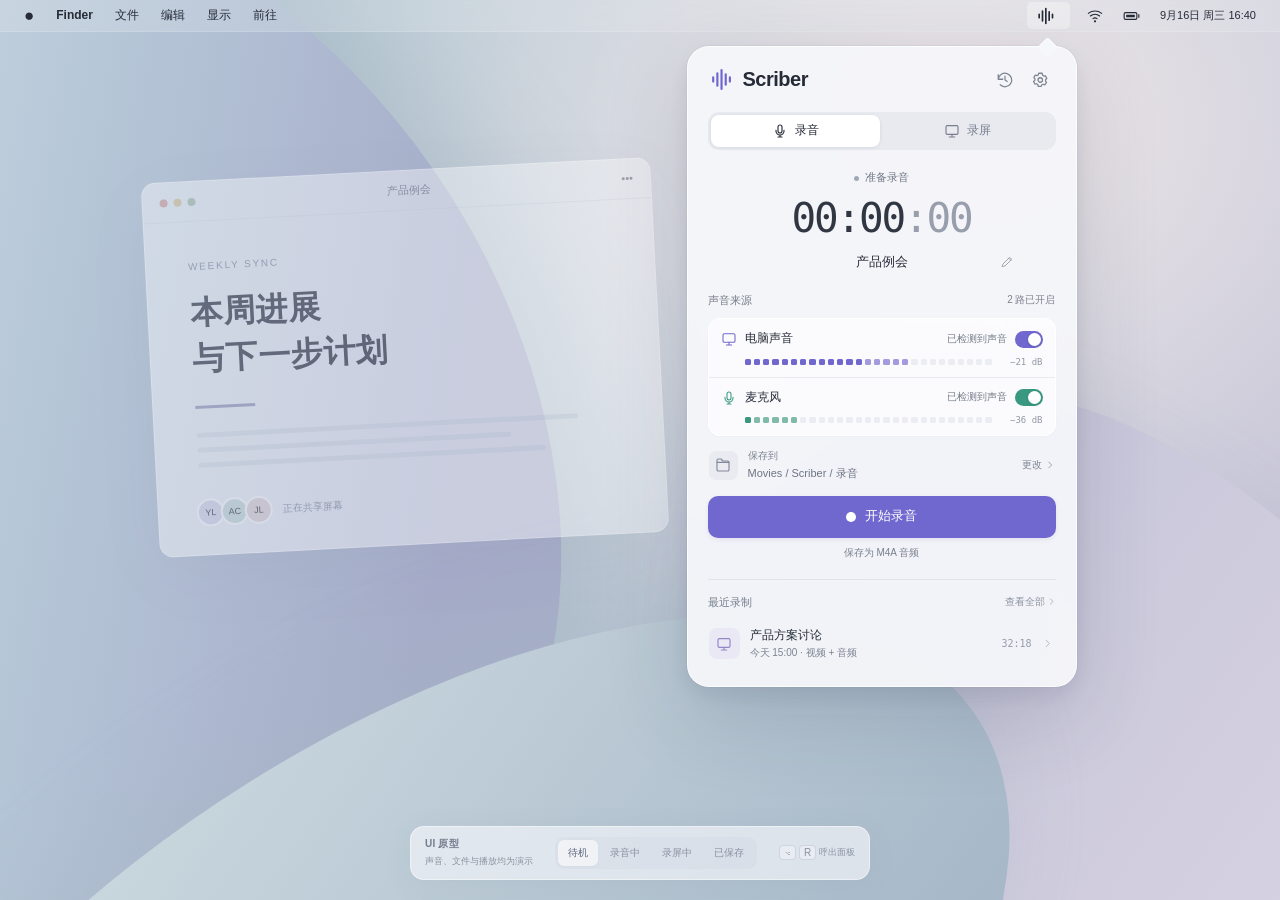
<file: design/index.html>
<!doctype html>
<html lang="zh-CN">
<head>
  <meta charset="utf-8">
  <meta name="viewport" content="width=device-width,initial-scale=1">
  <title>Scriber · 菜单栏面板</title>
  <link rel="stylesheet" href="panel.css">
</head>
<body>
  <svg class="symbols" xmlns="http://www.w3.org/2000/svg" aria-hidden="true">
    <symbol id="i-mark" viewBox="0 0 24 24"><path d="M5 10v4M9 6v12M13 3v18M17 7v10M21 10v4"/></symbol>
    <symbol id="i-mic" viewBox="0 0 24 24"><rect x="9" y="3" width="6" height="12" rx="3"/><path d="M6 11v1a6 6 0 0 0 12 0v-1M12 18v3M9 21h6"/></symbol>
    <symbol id="i-screen" viewBox="0 0 24 24"><rect x="3" y="4" width="18" height="13" rx="2"/><path d="M8 21h8M12 17v4"/></symbol>
    <symbol id="i-folder" viewBox="0 0 24 24"><path d="M3 7V5a2 2 0 0 1 2-2h4l3 3h7a2 2 0 0 1 2 2v11a2 2 0 0 1-2 2H5a2 2 0 0 1-2-2V7Z"/><path d="M3 8h18"/></symbol>
    <symbol id="i-history" viewBox="0 0 24 24"><path d="M3 11a9 9 0 1 1 2.6 7.4M3 5v6h6M12 7v5l3 2"/></symbol>
    <symbol id="i-settings" viewBox="0 0 24 24"><path d="m9 3-.6 2.2-2 .9-2-.7-2 3.4 1.6 1.5-.2 2.2L2 14l2 3.5 2.1-.5 1.8 1.3.3 2.2h4l.8-2 2.1-.8 2 .8 2.3-3.3-1.4-1.7.1-2.2 1.7-1.3L18 6.5l-2.2.3L14 5.5 13.5 3Z"/><circle cx="11" cy="12" r="3"/></symbol>
    <symbol id="i-chevron" viewBox="0 0 24 24"><path d="m9 5 7 7-7 7"/></symbol>
    <symbol id="i-back" viewBox="0 0 24 24"><path d="m14 5-7 7 7 7"/></symbol>
    <symbol id="i-edit" viewBox="0 0 24 24"><path d="m15 4 5 5M4 16 16 4a2.1 2.1 0 0 1 3 0l1 1a2.1 2.1 0 0 1 0 3L8 20l-5 1Z"/></symbol>
    <symbol id="i-play" viewBox="0 0 24 24"><path d="m8 4 12 8-12 8Z"/></symbol>
    <symbol id="i-pause" viewBox="0 0 24 24"><path d="M8 5v14M16 5v14"/></symbol>
    <symbol id="i-check" viewBox="0 0 24 24"><path d="m5 12 4 4L19 6"/></symbol>
    <symbol id="i-region" viewBox="0 0 24 24"><path d="M8 3H3v5M16 3h5v5M21 16v5h-5M8 21H3v-5M8 3h1m6 0h1M3 10v4m18-4v4M10 21h4"/></symbol>
    <symbol id="i-window" viewBox="0 0 24 24"><rect x="3" y="4" width="18" height="16" rx="2"/><path d="M3 9h18M6 6.5h.01M9 6.5h.01"/></symbol>
    <symbol id="i-close" viewBox="0 0 24 24"><path d="m6 6 12 12M6 18 18 6"/></symbol>
    <symbol id="i-search" viewBox="0 0 24 24"><circle cx="10.5" cy="10.5" r="6.5"/><path d="m16 16 5 5"/></symbol>
    <symbol id="i-link" viewBox="0 0 24 24"><path d="M9 15 15 9M7 13l-2 2a4 4 0 0 0 6 6l3-3M10 6l3-3a4 4 0 0 1 6 6l-2 2"/></symbol>
    <symbol id="i-volume" viewBox="0 0 24 24"><path d="m11 4-6 5H2v6h3l6 5ZM15 8a6 6 0 0 1 0 8M18 5a10 10 0 0 1 0 14"/></symbol>
    <symbol id="i-wifi" viewBox="0 0 24 24"><path d="M2 8a16 16 0 0 1 20 0M5 12a11 11 0 0 1 14 0M9 16a5 5 0 0 1 6 0"/><circle cx="12" cy="20" r=".8"/></symbol>
    <symbol id="i-battery" viewBox="0 0 26 24"><rect x="2" y="7" width="19" height="10" rx="2"/><path d="M24 10v4"/><rect x="5" y="10" width="13" height="4" rx=".8" fill="currentColor" stroke="none"/></symbol>
  </svg>

  <main class="desktop" id="desktop">
    <div class="wallpaper" aria-hidden="true"><div class="ribbon ribbon-a"></div><div class="ribbon ribbon-b"></div><div class="ribbon ribbon-c"></div></div>
    <header class="menubar">
      <div class="menu-left" aria-hidden="true"><span class="apple">●</span><strong>Finder</strong><span>文件</span><span>编辑</span><span>显示</span><span>前往</span></div>
      <div class="menu-right">
        <button id="menu-trigger" class="menu-trigger" aria-label="打开或收起 Scriber 面板" aria-expanded="true" aria-controls="popover"><svg class="icon"><use href="#i-mark"/></svg><span id="menu-time"></span><span class="menu-rec-dot" id="menu-rec-dot" hidden></span></button>
        <span class="system-icon" aria-hidden="true"><svg class="icon"><use href="#i-wifi"/></svg></span>
        <span class="system-icon" aria-hidden="true"><svg class="icon battery"><use href="#i-battery"/></svg></span>
        <span class="menu-date">9月16日 周三 16:40</span>
      </div>
    </header>

    <div class="ambient-window" id="sample-window" aria-hidden="true">
      <div class="ambient-title"><span class="traffic"><i></i><i></i><i></i></span><span>产品例会</span><span>•••</span></div>
      <div class="ambient-body"><div class="agenda-kicker">WEEKLY SYNC</div><div class="agenda-title">本周进展<br>与下一步计划</div><div class="agenda-line"></div><div class="agenda-lines"><i></i><i></i><i></i></div><div class="participants"><span>YL</span><span>AC</span><span>JL</span><small>正在共享屏幕</small></div></div>
    </div>

    <section class="popover" id="popover" aria-label="Scriber 录制面板">
      <header class="panel-header">
        <div class="brand"><span class="brand-mark"><svg class="icon"><use href="#i-mark"/></svg></span><span>Scriber</span></div>
        <div class="header-actions"><button class="icon-button" id="history-button" aria-label="录制历史" title="录制历史"><svg class="icon"><use href="#i-history"/></svg></button><button class="icon-button" id="settings-button" aria-label="保存位置与设置" title="保存位置与设置"><svg class="icon"><use href="#i-settings"/></svg></button></div>
      </header>

      <div id="recorder-view" class="view">
        <div class="mode-switch" role="tablist" aria-label="录制模式"><button class="mode-tab active" id="audio-tab" role="tab" aria-selected="true" data-mode="audio"><svg class="icon"><use href="#i-mic"/></svg>录音</button><button class="mode-tab" id="video-tab" role="tab" aria-selected="false" data-mode="video"><svg class="icon"><use href="#i-screen"/></svg>录屏</button></div>
        <div class="recording-summary">
          <div class="recording-status" id="recording-status" role="status"><span class="status-dot"></span><span id="status-text">准备录音</span></div>
          <div class="timer" id="timer" aria-label="已录制时长">00:00<span>:00</span></div>
          <div class="filename-wrap"><input id="filename" aria-label="录制文件名" value="产品例会" maxlength="80" spellcheck="false"><svg class="icon filename-edit"><use href="#i-edit"/></svg></div>
          <div class="filename-error" id="filename-error" role="alert" hidden></div>
        </div>

        <div class="capture-target" id="capture-target" hidden><svg class="icon"><use id="target-icon" href="#i-region"/></svg><span id="target-label">自选区域</span><span class="target-dimensions" id="target-dimensions">开始前选择</span><select id="capture-type" aria-label="录屏范围"><option value="region">自选区域</option><option value="window">单个窗口</option><option value="display">整块屏幕</option></select></div>

        <section class="sound-section" aria-label="声音来源">
          <div class="section-label"><span>声音来源</span><span id="source-count">2 路已开启</span></div>
          <div class="sources">
            <div class="source-row" id="system-row">
              <div class="source-top"><span class="source-symbol system"><svg class="icon"><use href="#i-screen"/></svg></span><span class="source-name">电脑声音</span><span class="source-status" id="system-status">已检测到声音</span><button class="toggle on" id="system-toggle" role="switch" aria-checked="true" aria-label="电脑声音"><span></span></button></div>
              <div class="meter-line"><div class="meter system-meter" id="system-meter" aria-label="电脑声音电平"></div><span class="db-label" id="system-db">−18 dB</span></div>
            </div>
            <div class="source-row" id="mic-row">
              <div class="source-top"><span class="source-symbol mic"><svg class="icon"><use href="#i-mic"/></svg></span><span class="source-name">麦克风</span><span class="source-status" id="mic-status">已检测到声音</span><button class="toggle on" id="mic-toggle" role="switch" aria-checked="true" aria-label="麦克风"><span></span></button></div>
              <div class="meter-line"><div class="meter mic-meter" id="mic-meter" aria-label="麦克风电平"></div><span class="db-label" id="mic-db">−26 dB</span></div>
            </div>
          </div>
        </section>
        <button class="destination" id="destination-button"><span class="folder-symbol"><svg class="icon"><use href="#i-folder"/></svg></span><span class="destination-text"><small>保存到</small><span id="destination-path">Movies / Scriber / 录音</span></span><span class="destination-change">更改<svg class="icon"><use href="#i-chevron"/></svg></span></button>
        <button class="primary-button" id="record-button"><span class="record-glyph" id="record-glyph"></span><span id="record-button-label">开始录音</span></button>
        <div class="output-note" id="output-note">保存为 M4A 音频</div>
        <div class="recent-section"><div class="section-label"><span>最近录制</span><button class="text-button" id="all-history">查看全部<svg class="icon"><use href="#i-chevron"/></svg></button></div><div id="recent-list"></div></div>
      </div>

      <div id="settings-view" class="view subview" hidden>
        <div class="subview-heading"><button class="icon-button back-button" aria-label="返回录制面板"><svg class="icon"><use href="#i-back"/></svg></button><h1>保存位置</h1></div>
        <p class="view-description">选好位置，每次录完自动保存。</p>
        <form id="settings-form">
          <label class="path-card"><span class="path-card-title"><svg class="icon"><use href="#i-mic"/></svg>录音文件</span><input id="audio-path" aria-label="录音存储路径" value="~/Movies/Scriber/录音" required><span class="path-caption">一份包含所选声音的音频文件</span></label>
          <label class="path-card"><span class="path-card-title"><svg class="icon"><use href="#i-screen"/></svg>录屏文件</span><input id="video-path" aria-label="录屏存储路径" value="~/Movies/Scriber/录屏" required><span class="path-caption">视频和独立音频会放在一起</span></label>
          <p id="path-recording-note" class="inline-note" hidden>当前录制仍保存在原位置，新位置从下次开始使用。</p>
          <button class="primary-button" type="submit">保存位置</button>
        </form>
        <div class="settings-tip"><svg class="icon"><use href="#i-folder"/></svg><p>文件保留在你选择的目录里，<br>随时可以从 Finder 打开。</p></div>
      </div>

      <div id="history-view" class="view subview" hidden>
        <div class="subview-heading"><button class="icon-button back-button" aria-label="返回录制面板"><svg class="icon"><use href="#i-back"/></svg></button><h1>录制历史</h1><span class="history-count" id="history-count"></span></div>
        <label class="search-wrap"><svg class="icon"><use href="#i-search"/></svg><input id="history-search" placeholder="搜索录制名称" aria-label="搜索录制名称"></label>
        <div id="history-list" class="history-list"></div>
      </div>

      <div id="detail-view" class="view subview" hidden>
        <div class="subview-heading"><button class="icon-button" id="detail-back" aria-label="返回录制历史"><svg class="icon"><use href="#i-back"/></svg></button><h1>录制详情</h1></div>
        <div class="detail-filename"><input id="detail-name" aria-label="修改历史录制名称" maxlength="80"><svg class="icon"><use href="#i-edit"/></svg></div>
        <p class="detail-meta" id="detail-meta"></p>
        <div class="demo-player" id="demo-player"><svg class="icon player-mode-icon" id="player-mode-icon"><use href="#i-mark"/></svg><span id="player-label">音频预览</span><span class="player-demo-label">演示素材</span></div>
        <div class="player-controls"><button class="icon-button" id="player-play" aria-label="播放演示"><svg class="icon"><use id="player-play-icon" href="#i-play"/></svg></button><span id="player-time">00:00</span><input type="range" id="player-progress" min="0" max="100" value="0" aria-label="播放进度"><span id="player-duration">32:18</span></div>
        <div class="section-label detail-files-label">文件</div><div id="detail-files"></div>
      </div>
      <div class="panel-toast" id="toast" role="status" hidden><svg class="icon"><use href="#i-check"/></svg><span id="toast-text"></span></div>
    </section>

    <div id="selection-overlay" class="selection-overlay" hidden>
      <div class="selection-instructions"><span id="selection-instruction">拖动鼠标，框选要录制的区域</span><span><kbd>esc</kbd> 取消</span></div>
      <div class="selection-types" role="group" aria-label="选择录屏范围"><button data-select-type="region" class="active"><svg class="icon"><use href="#i-region"/></svg>区域</button><button data-select-type="window"><svg class="icon"><use href="#i-window"/></svg>窗口</button><button data-select-type="display"><svg class="icon"><use href="#i-screen"/></svg>全屏</button></div>
      <div id="selection-rect" class="selection-rect" hidden><i></i><i></i><i></i><i></i><span id="selection-size"></span></div>
      <div class="selection-confirm" id="selection-confirm" hidden><button id="cancel-selection" class="selection-cancel">取消</button><span><svg class="icon"><use href="#i-volume"/></svg><span id="selection-audio-label">2 路声音</span></span><button id="confirm-selection" class="primary-button"><span class="record-glyph"></span>开始录屏</button></div>
    </div>

    <aside class="prototype-toolbar" aria-label="原型演示控制">
      <div class="prototype-caption"><span class="prototype-badge">UI 原型</span><span>声音、文件与播放均为演示</span></div>
      <div class="state-buttons"><button data-scene="idle" class="selected">待机</button><button data-scene="audio">录音中</button><button data-scene="video">录屏中</button><button data-scene="saved">已保存</button></div>
      <span class="prototype-shortcut"><kbd>⌥</kbd><kbd>R</kbd> 呼出面板</span>
    </aside>
  </main>
  <script src="panel.js"></script>
</body>
</html>
</file>
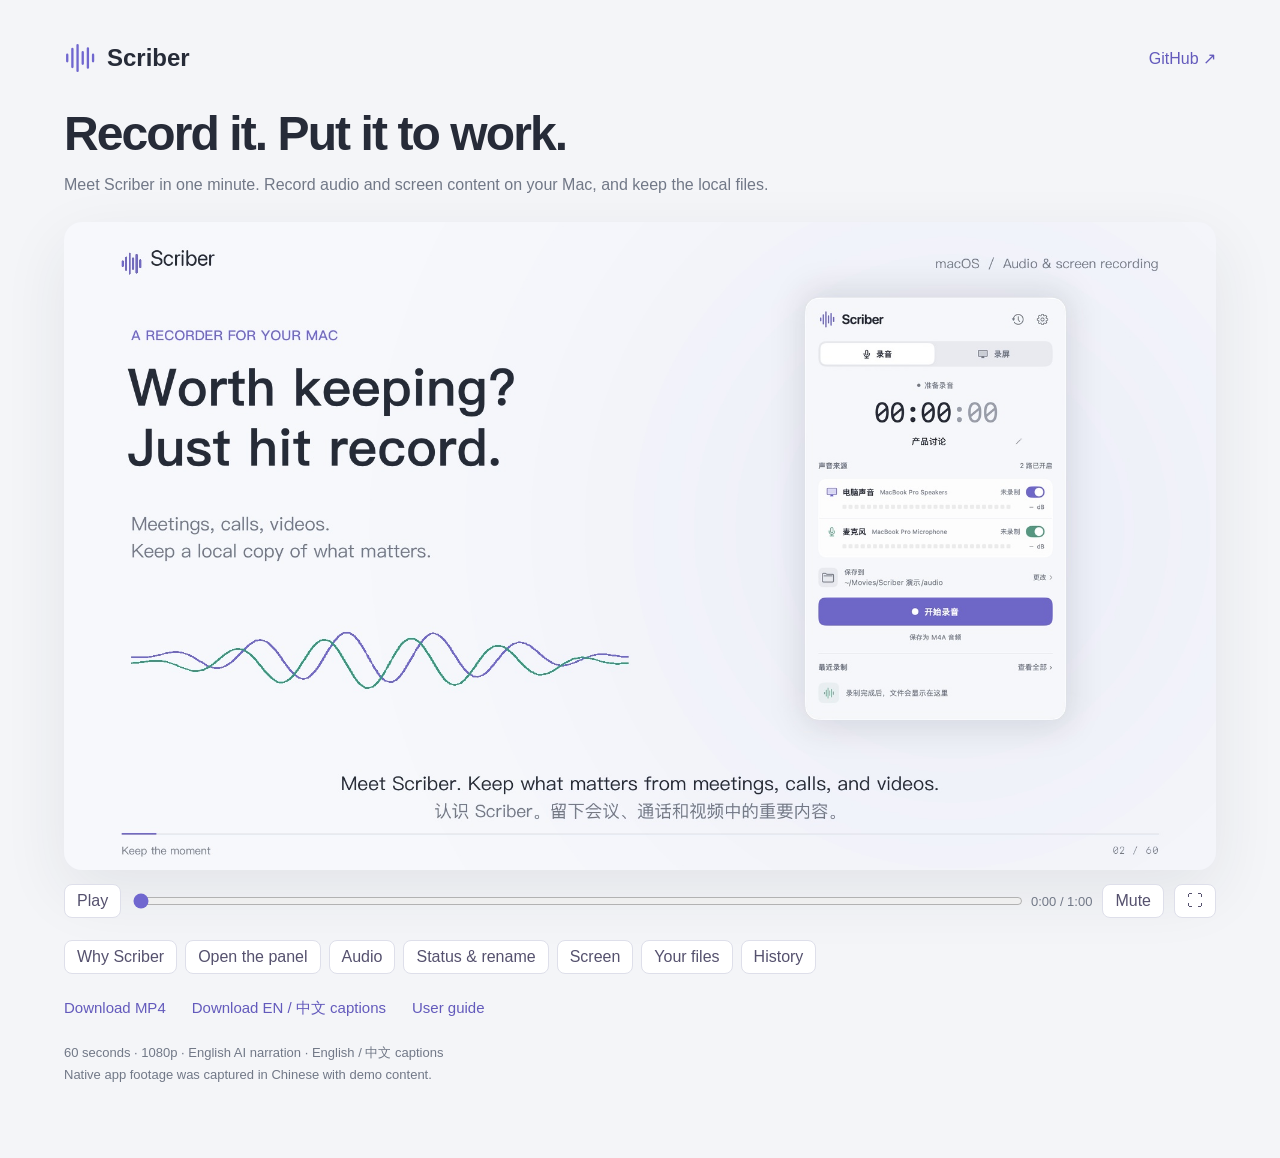
<file: video/index.html>
<!doctype html>
<html lang="en">
<head>
<meta charset="utf-8"><meta name="viewport" content="width=device-width,initial-scale=1">
<title>Scriber · One-minute tour</title>
<style>
:root{color-scheme:light;font-family:-apple-system,BlinkMacSystemFont,"PingFang SC",sans-serif;color:#262b38;background:#f4f5f8}*{box-sizing:border-box}body{margin:0;padding:40px 5vw 48px}main{max-width:1200px;margin:auto}header{display:flex;justify-content:space-between;align-items:center;margin-bottom:30px}.brand{font-weight:650;font-size:24px;display:flex;gap:12px;align-items:center}.brand svg{width:31px;height:36px}a{color:#635abc;text-decoration:none}a:hover{text-decoration:underline}a:focus-visible,video:focus-visible{outline:3px solid #7067cf;outline-offset:5px}h1{font-size:clamp(30px,4vw,48px);letter-spacing:-.04em;margin:14px 0 10px}p{color:#717887;line-height:1.7;margin:0 0 24px}video{width:100%;aspect-ratio:16/9;display:block;border-radius:18px;background:#eef0f7;box-shadow:0 22px 65px #262b3815}nav{display:flex;flex-wrap:wrap;gap:12px 26px;margin-top:25px;font-size:15px}.note{font-size:13px;margin-top:24px}button{font:inherit;border:1px solid #dedfea;background:white;color:#55516e;border-radius:8px;padding:7px 12px;cursor:pointer}button:hover{background:#edebfa}button:focus-visible{outline:3px solid #7067cf}section{margin-top:22px;display:flex;gap:8px;flex-wrap:wrap}@media(max-width:600px){body{padding:22px 18px}header{margin-bottom:22px}header a{font-size:13px}video{border-radius:10px}section{gap:7px}button{font-size:12px}}
.transport{display:grid;grid-template-columns:auto minmax(60px,1fr) auto auto auto;align-items:center;gap:10px;margin:14px 0 20px}.transport[hidden]{display:none}.transport input{width:100%;min-width:0;accent-color:#7067cf}.time{font-size:13px;font-variant-numeric:tabular-nums;color:#717887}.player:fullscreen{box-sizing:border-box;padding:24px;background:#f4f5f8;display:flex;flex-direction:column;justify-content:center}.player:fullscreen video{max-height:calc(100vh - 120px);min-height:0;object-fit:contain}.player:fullscreen .transport{flex:none}@media(max-width:600px){.transport{gap:6px}.transport button{padding:7px 9px}.time{font-size:11px}}
</style>
</head>
<body><main>
<header><span class="brand"><svg viewBox="0 0 48 48" fill="none" stroke="#7067cf" stroke-width="3.6" stroke-linecap="round" aria-hidden="true"><path d="M5 19v10m8-19v28m8-34v40m8-29v18m8-24v30m8-20v10"/></svg>Scriber</span><a href="https://github.com/luyao618/dayscribe">GitHub ↗</a></header>
<h1>Record it. Put it to work.</h1><p>Meet Scriber in one minute. Record audio and screen content on your Mac, and keep the local files.</p>
<div class="player" id="player"><video id="film" controls playsinline preload="metadata" poster="poster-en.jpg" aria-label="Scriber product tour with English narration and English and Chinese captions"><source src="scriber-intro-en.mp4" type="video/mp4"></video><div class="transport" id="transport" hidden><button id="play" type="button" aria-label="Play video">Play</button><input id="seek" type="range" min="0" max="60" step="0.1" value="0" aria-label="Video position"><span class="time" id="time">0:00 / 1:00</span><button id="mute" type="button" aria-label="Mute audio">Mute</button><button id="full" type="button" aria-label="Enter fullscreen">⛶</button></div></div>
<section aria-label="Jump to a chapter"><button data-time="0">Why Scriber</button><button data-time="6">Open the panel</button><button data-time="12">Audio</button><button data-time="22">Status & rename</button><button data-time="29">Screen</button><button data-time="40">Your files</button><button data-time="48">History</button></section>
<nav><a href="scriber-intro-en.mp4" download>Download MP4</a><a href="scriber-en-bilingual.srt" download>Download EN / 中文 captions</a><a href="../docs/USAGE.md">User guide</a></nav>
<p class="note">60 seconds · 1080p · English AI narration · English / 中文 captions<br />Native app footage was captured in Chinese with demo content.</p>
</main><script>
const film=document.getElementById('film');
const player=document.getElementById('player');
const play=document.getElementById('play');
const seek=document.getElementById('seek');
const mute=document.getElementById('mute');
const full=document.getElementById('full');
const clock=document.getElementById('time');
const stamp=t=>`${Math.floor(t/60)}:${String(Math.floor(t%60)).padStart(2,'0')}`;
function update(){
 const duration=Number.isFinite(film.duration)?film.duration:60;
 seek.max=duration;seek.value=film.currentTime;
 seek.setAttribute('aria-valuetext',`${stamp(film.currentTime)} of ${stamp(duration)}`);
 clock.textContent=`${stamp(film.currentTime)} / ${stamp(duration)}`;
 play.textContent=film.paused?'Play':'Pause';play.setAttribute('aria-label',film.paused?'Play video':'Pause video');
 mute.textContent=film.muted?'Unmute':'Mute';mute.setAttribute('aria-label',film.muted?'Unmute audio':'Mute audio');
}
play.addEventListener('click',()=>{if(film.paused)film.play().catch(update);else film.pause()});
seek.addEventListener('input',()=>{film.currentTime=Number(seek.value);update()});
mute.addEventListener('click',()=>{film.muted=!film.muted;update()});
full.hidden=!document.fullscreenEnabled;
full.addEventListener('click',()=>{const action=document.fullscreenElement?document.exitFullscreen():player.requestFullscreen();action.catch(()=>{});});
document.addEventListener('fullscreenchange',()=>full.setAttribute('aria-label',document.fullscreenElement?'Exit fullscreen':'Enter fullscreen'));
for(const event of ['play','pause','timeupdate','ended','loadedmetadata','volumechange'])film.addEventListener(event,update);
for(const button of document.querySelectorAll('[data-time]'))button.addEventListener('click',()=>{film.currentTime=Number(button.dataset.time);play.focus()});
film.controls=false;document.getElementById('transport').hidden=false;update();
</script></body></html>
</file>
<file: design/panel.css>
:root{
  color-scheme:light;--pearl:#f4f5f8;--paper:#fff;--ink:#262b38;--slate:#717887;
  --iris:#7067cf;--iris-dark:#6057bd;--jade:#399980;--record:#da666a;--line:rgba(57,65,85,.09);
  --body:-apple-system,BlinkMacSystemFont,"SF Pro Text","PingFang SC",sans-serif;
  --display:ui-rounded,"SF Pro Rounded",-apple-system,BlinkMacSystemFont,sans-serif;
  --mono:ui-monospace,"SFMono-Regular",Menlo,monospace
}
*{box-sizing:border-box}body{margin:0;color:var(--ink);font:13px/1.45 var(--body);-webkit-font-smoothing:antialiased}button,input,select{font:inherit}button{color:inherit;cursor:pointer}button{border:0;background:none}input{min-width:0;color:inherit}button,input,select{-webkit-tap-highlight-color:transparent}button:focus-visible,input:focus-visible,select:focus-visible{outline:3px solid #a79ee9;outline-offset:3px}button:disabled{cursor:not-allowed;opacity:.46}[hidden]{display:none!important}.symbols{position:absolute;width:0;height:0;overflow:hidden}.icon{width:19px;height:19px;fill:none;stroke:currentColor;stroke-width:1.7;stroke-linecap:round;stroke-linejoin:round;flex-shrink:0}
.desktop{min-height:100vh;overflow:hidden;position:relative;background:#bac7d6}.wallpaper{position:absolute;inset:0;overflow:hidden;background:radial-gradient(ellipse at 75% 14%,#ede6e8 0,transparent 53%),linear-gradient(120deg,#a9c4ce 0%,#bfccd9 45%,#bebad2 100%)}.ribbon{position:absolute;border-radius:50%;transform:rotate(-35deg);pointer-events:none}.ribbon-a{height:130%;width:70%;left:-30%;top:-18%;background:linear-gradient(135deg,#e1e9ec 10%,#b5c6d7 49%,#a6acc9 77%);box-shadow:45px 20px 100px #879cad44}.ribbon-b{height:135%;width:52%;right:-20%;top:35%;background:linear-gradient(160deg,#bfc0d6,#d6d1e1 55%,#ebe5e9);box-shadow:-35px -25px 80px #9fa1c52e}.ribbon-c{width:110%;height:80%;top:84%;left:-24%;background:linear-gradient(160deg,#d1dee3,#9dafc2);box-shadow:0 -30px 90px #a4b7c155}
.menubar{position:relative;z-index:10;height:32px;background:#e8ebf041;border-bottom:1px solid #fff2;display:flex;align-items:center;justify-content:space-between;padding:0 24px;font-size:12px;backdrop-filter:blur(30px)}.menu-left,.menu-right{display:flex;align-items:center;gap:22px;height:100%;white-space:nowrap}.menu-left strong{font-weight:650}.apple{font-size:17px;line-height:1}.menu-right{gap:17px}.system-icon{display:flex}.system-icon .icon{width:16px;height:16px}.system-icon .battery{width:23px}.menu-trigger{display:flex;align-items:center;justify-content:center;gap:7px;border-radius:5px;height:27px;min-width:38px;padding:0 7px;background:#ffffff52}.menu-trigger .icon{height:20px;width:22px;stroke-width:2}.menu-trigger[aria-expanded=false]{background:none}#menu-time{font:11px var(--mono);font-variant-numeric:tabular-nums}.menu-rec-dot{width:5px;height:5px;background:var(--record);border-radius:50%}.menu-date{font-size:11px}
.ambient-window{position:absolute;width:510px;left:max(48px,calc(50% - 490px));top:170px;border:1px solid #ffffff9e;border-radius:14px;overflow:hidden;background:#f8f9fcc2;box-shadow:0 20px 70px #56667a1a;transform:rotate(-3deg);opacity:.56;user-select:none}.ambient-title{height:40px;display:flex;align-items:center;justify-content:space-between;padding:0 17px;border-bottom:1px solid #dbe0e7;font-size:11px;color:#697480}.traffic{display:flex;gap:6px}.traffic i{width:8px;height:8px;border-radius:50%;background:#d39d9d}.traffic i:nth-child(2){background:#d6c295}.traffic i:nth-child(3){background:#a6bca8}.ambient-body{padding:38px 42px 28px}.agenda-kicker{color:#7d879a;font-size:10px;letter-spacing:.18em}.agenda-title{font-size:32px;line-height:1.45;font-weight:600;letter-spacing:.02em;margin:15px 0 24px}.agenda-line{width:60px;height:3px;background:#9292b8}.agenda-lines{margin-top:24px;display:grid;gap:10px}.agenda-lines i{height:5px;width:90%;border-radius:3px;background:#d5dce5}.agenda-lines i:nth-child(2){width:74%}.agenda-lines i:nth-child(3){width:82%}.participants{display:flex;align-items:center;margin-top:31px}.participants>span{width:28px;height:28px;display:grid;place-items:center;border-radius:50%;background:#d1d1e7;font-size:9px;border:2px solid #f7f8fa;margin-left:-4px}.participants>span:nth-child(2){background:#c1d6d3}.participants>span:nth-child(3){background:#dcced2}.participants small{margin-left:10px;color:#7c8799;font-size:10px}
.popover{position:absolute;z-index:20;top:46px;right:204px;width:390px;max-height:calc(100vh - 126px);border:1px solid #ffffffb8;border-radius:22px;background:#f6f7faed;box-shadow:0 28px 85px #24324829,0 8px 22px #24324816,0 0 0 1px #5460770c;backdrop-filter:blur(40px) saturate(1.35);-webkit-backdrop-filter:blur(40px) saturate(1.35);isolation:isolate;animation:panel-appear .22s ease-out}.popover::before{content:"";position:absolute;top:-7px;right:21px;width:14px;height:14px;background:#f6f7fa;border-left:1px solid #ffffffb8;border-top:1px solid #ffffffb8;transform:rotate(45deg);border-radius:3px 0 0}.panel-header{height:65px;display:flex;align-items:center;justify-content:space-between;padding:0 20px;position:relative}.brand{display:flex;align-items:center;gap:9px;font:650 20px var(--display);letter-spacing:-.5px}.brand-mark{color:var(--iris);width:26px;height:29px;display:flex;align-items:center}.brand-mark .icon{width:25px;height:25px;stroke-width:2.1}.header-actions{display:flex;gap:6px}.icon-button{display:inline-flex;align-items:center;justify-content:center;width:30px;height:30px;border-radius:8px;color:#7e8592;transition:background .15s,color .15s}.icon-button:hover{background:#e6e8ef;color:var(--ink)}.icon-button .icon{width:18px;height:18px}.view{padding:0 20px 18px;max-height:calc(100vh - 195px);overflow:auto;scrollbar-width:thin;scrollbar-color:#bbc0cf transparent}.mode-switch{display:flex;padding:3px;gap:3px;background:#e8eaf0;border-radius:11px}.mode-tab{flex:1;display:flex;align-items:center;justify-content:center;gap:7px;height:32px;color:#777e8c;font-weight:550;font-size:12px;border-radius:8px;transition:background .18s,box-shadow .18s}.mode-tab .icon{width:16px;height:16px}.mode-tab.active{background:var(--paper);color:var(--ink);box-shadow:0 1px 4px #252d4210,0 0 0 1px #29354d04}.mode-tab:disabled{opacity:.6}.mode-tab:disabled.active{opacity:1}
.recording-summary{text-align:center;padding:19px 5px 16px}.recording-status{display:flex;align-items:center;justify-content:center;gap:6px;color:var(--slate);font-size:11px;height:18px}.status-dot{width:5px;height:5px;border-radius:50%;background:#a1a8b5}.recording-status.recording{color:var(--record)}.recording-status.recording .status-dot{background:var(--record);animation:breathe 2s infinite}.recording-status.saved{color:var(--jade)}.recording-status.saved .status-dot{background:var(--jade)}.timer{font:400 41px/1.45 var(--mono);letter-spacing:-2.2px;font-variant-numeric:tabular-nums;margin:2px 0 0;color:#313643}.timer span{color:#989eac}.recording .timer{color:#2f3441}.filename-wrap{display:flex;justify-content:center;align-items:center;gap:5px;max-width:280px;margin:0 auto;position:relative;min-height:27px}.filename-wrap input{border:1px solid transparent;border-radius:5px;background:transparent;text-align:center;width:100%;max-width:235px;font-size:12px;font-weight:500;padding:3px 16px;transition:background .15s,border-color .15s}.filename-wrap input:hover{background:#fff9;border-color:#d9dbe6}.filename-wrap input:focus{background:#fff;border-color:#a99fe3;outline:none;box-shadow:0 0 0 3px #7067cf12}.filename-edit{color:#9298a6;width:12px;height:12px;position:absolute;right:9px;pointer-events:none}.filename-error{color:#b64b51;font-size:10px;line-height:1.4;margin-top:4px}.capture-target{height:34px;display:flex;align-items:center;gap:8px;position:relative;background:#eae8f63b;border:1px solid #dedbea78;border-radius:8px;padding:0 11px;margin:-4px 0 17px;font-size:11px}.capture-target>.icon{width:15px;height:15px;color:var(--iris)}.target-dimensions{margin-left:auto;font-size:10px;color:#89909c}.capture-target select{position:absolute;inset:0;width:100%;opacity:0;cursor:pointer}.capture-target:focus-within{outline:2px solid #a79ee9;outline-offset:2px}
.section-label{display:flex;justify-content:space-between;align-items:center;color:#777e8b;font-size:10px;font-weight:550;line-height:18px;margin-bottom:9px}.section-label>span:last-child:not(:first-child){font-size:10px;font-weight:400;color:#9399a5}.sources{background:#ffffffaa;border:1px solid #fff;border-radius:12px;box-shadow:0 1px 3px #26324a05;overflow:hidden}.source-row{padding:11px 12px 10px}.source-row+.source-row{border-top:1px solid var(--line)}.source-top{display:flex;align-items:center;gap:8px}.source-symbol{display:flex;align-items:center}.source-symbol .icon{width:16px;height:16px;stroke-width:1.6}.source-symbol.system{color:var(--iris)}.source-symbol.mic{color:var(--jade)}.source-name{font-size:11px;font-weight:550}.source-status{margin-left:auto;font-size:9px;color:#9298a3}.toggle{width:28px;height:17px;padding:2px;border-radius:10px;background:#ccd0d9;flex-shrink:0;transition:background .15s}.toggle span{display:block;background:#fff;width:13px;height:13px;border-radius:50%;box-shadow:0 1px 3px #27384b30;transition:transform .15s}.toggle.on{background:var(--iris)}#mic-toggle.on{background:var(--jade)}.toggle.on span{transform:translateX(11px)}.meter-line{display:flex;align-items:center;gap:12px;margin:9px 0 0 24px}.meter{display:flex;align-items:center;gap:3px;height:8px;flex:1}.meter i{display:block;height:6px;flex:1;min-width:2px;border-radius:1.5px;background:#ececf3;transition:background .12s}.system-meter i.lit{background:#a49ade}.system-meter i.strong{background:var(--iris)}.mic-meter i.lit{background:#80bba9}.mic-meter i.strong{background:var(--jade)}.db-label{font:9px var(--mono);width:39px;color:#9198a4;text-align:right;white-space:nowrap}.source-row.off .source-symbol,.source-row.off .source-name{color:#a3a9b4}.source-row.off .source-status{color:#afb4be}.destination{display:flex;align-items:center;width:100%;gap:10px;text-align:left;padding:13px 1px 14px;border-radius:9px}.folder-symbol{display:flex;align-items:center;justify-content:center;width:29px;height:29px;border-radius:7px;background:#e9ebf1;color:#81899b}.folder-symbol .icon{width:16px;height:16px}.destination-text{display:flex;flex-direction:column;gap:2px;min-width:0;flex:1}.destination-text small{font-size:9px;color:#9a9fab}.destination-text>span{font-size:10px;color:#6e7584;white-space:nowrap;overflow:hidden;text-overflow:ellipsis}.destination-change{display:flex;align-items:center;gap:3px;color:#979daf;font-size:10px}.destination-change .icon{width:10px;height:10px}.destination:hover .destination-change{color:var(--iris)}.primary-button{width:100%;display:flex;justify-content:center;align-items:center;gap:9px;height:42px;border-radius:10px;background:var(--iris);color:#fff;font-weight:550;font-size:12px;box-shadow:0 2px 4px #50449d18;transition:background .15s,transform .1s,box-shadow .15s}.primary-button:hover{background:var(--iris-dark);box-shadow:0 3px 9px #50449d26}.primary-button:active{transform:scale(.99)}.primary-button.is-recording{background:#f5e3e5;color:#b34d54;box-shadow:inset 0 0 0 1px #dc7b8214}.primary-button.is-recording:hover{background:#efdadc}.record-glyph{height:10px;width:10px;border-radius:50%;background:currentColor}.is-recording .record-glyph{border-radius:2px}.output-note{text-align:center;line-height:18px;min-height:18px;margin-top:6px;font-size:9px;color:#949aa7}.output-note.warning{color:#b25861}.recent-section{margin-top:17px;padding-top:13px;border-top:1px solid var(--line)}.text-button{display:flex;align-items:center;gap:2px;color:#8d94a2;font-size:10px;padding:0}.text-button:hover{color:var(--iris)}.text-button .icon{width:9px;height:9px}.record-item{width:100%;display:flex;align-items:center;gap:10px;padding:7px 1px;text-align:left;border-radius:8px}.record-item:hover{background:#e9eaf25e}.record-item-icon{height:31px;width:31px;display:flex;align-items:center;justify-content:center;background:#eae8f5;border-radius:8px;color:#9287c8}.record-item-icon.audio{background:#e5eeeb;color:#75a693}.record-item-icon .icon{width:16px;height:16px}.record-item-text{min-width:0;flex:1}.record-item-title{font-size:11px;font-weight:500;display:block;white-space:nowrap;overflow:hidden;text-overflow:ellipsis}.record-item-meta{display:block;font-size:9px;color:#9a9fab;margin-top:2px}.record-item-duration{font:10px var(--mono);color:#959ba8}.record-item-arrow{width:11px;height:11px;color:#a5abba;margin-right:2px}.panel-toast{position:absolute;bottom:19px;left:20px;right:20px;display:flex;gap:8px;align-items:center;padding:12px 14px;background:#fff;border:1px solid #e1e8e3;box-shadow:0 5px 30px #283e3a1a;border-radius:10px;z-index:5;color:#4b806c;font-size:11px;animation:panel-appear .18s ease-out}.panel-toast .icon{width:16px;height:16px}
.subview{min-height:454px;padding-bottom:24px}.subview-heading{display:flex;align-items:center;gap:5px;margin:2px -5px 12px}.subview-heading h1{font-size:14px;letter-spacing:0;margin:0;font-weight:600}.view-description{font-size:11px;color:#89909e;margin:0 0 22px}.path-card{display:block;padding:16px 14px;background:#ffffffa6;border:1px solid #fff;border-radius:12px;margin-bottom:14px}.path-card-title{display:flex;align-items:center;gap:8px;font-size:12px;font-weight:550;margin-bottom:13px}.path-card-title .icon{color:var(--iris);width:17px;height:17px}.path-card input{width:100%;border:1px solid #dce0e9;border-radius:7px;background:#f7f8fb;padding:10px;font-size:11px}.path-caption{display:block;font-size:10px;color:#9298a5;margin-top:9px}.settings-tip{display:flex;gap:10px;align-items:center;justify-content:center;color:#9aa2af;margin-top:27px}.settings-tip>.icon{width:25px;height:25px}.settings-tip p{font-size:10px;line-height:1.7;margin:0}.inline-note{font-size:10px;color:#8b819c;line-height:1.65;margin:2px 0 16px}.history-count{font-size:10px;color:#9a9fac;margin-left:auto;margin-right:6px}.search-wrap{display:flex;align-items:center;gap:8px;background:#e9ebf2;border:1px solid transparent;border-radius:9px;padding:9px 11px;margin-bottom:17px}.search-wrap .icon{width:14px;height:14px;color:#979fad}.search-wrap input{border:0;background:none;outline:none;flex:1;font-size:11px}.search-wrap:focus-within{border-color:#aaa1df}.search-wrap input::placeholder{color:#a0a6b2}.history-list .record-item{padding:13px 4px}.history-list .record-item+.record-item{border-top:1px solid var(--line);border-radius:0}.history-list .record-item-title{font-size:12px}.history-list .record-item-meta{font-size:10px}.history-list .record-item-icon{width:35px;height:35px}.empty-history{text-align:center;color:#939aa7;font-size:12px;padding:60px 0}.detail-filename{display:flex;align-items:center;gap:8px;margin-top:20px}.detail-filename input{width:100%;padding:5px 4px;margin-left:-4px;font-size:16px;font-weight:600;letter-spacing:.1px;border:1px solid transparent;border-radius:5px;background:transparent}.detail-filename input:hover,.detail-filename input:focus{background:#fff;border-color:#dedbea}.detail-filename>.icon{width:13px;height:13px;color:#9ba1ae}.detail-meta{color:#9299a6;font-size:10px;margin:5px 0 18px}.demo-player{height:151px;border-radius:13px;background:linear-gradient(130deg,#e4e3f1,#ddebe8);display:flex;align-items:center;justify-content:center;flex-direction:column;gap:8px;color:#8b83ba;position:relative;overflow:hidden}.player-mode-icon{width:70px;height:52px;stroke-width:1.2}.demo-player.is-playing .player-mode-icon{animation:breathe 1s infinite}.demo-player>span{font-size:10px}.demo-player .player-demo-label{position:absolute;right:10px;bottom:9px;font-size:8px;color:#a0a5b3}.player-controls{display:flex;align-items:center;gap:7px;margin:10px -5px 25px;color:#8992a0;font:9px var(--mono)}.player-controls>input{accent-color:var(--iris);height:3px;flex:1;width:100%;cursor:pointer}.detail-files-label{margin-bottom:5px}.detail-file{display:flex;align-items:center;gap:10px;padding:12px 0;border-top:1px solid var(--line)}.detail-file>.icon{color:#9390b2;width:17px;height:17px}.detail-file>span{min-width:0;flex:1;font-size:11px;overflow-wrap:anywhere}.detail-file small{display:block;color:#9ca3af;font-size:9px;margin-top:3px}.detail-file .icon-button .icon{width:16px;height:16px}.file-path-note{font-size:10px;line-height:1.7;background:#e9ecf3;padding:12px;border-radius:8px;overflow-wrap:anywhere;margin-top:10px;color:#79818f}
.prototype-toolbar{position:fixed;z-index:45;bottom:20px;left:50%;transform:translateX(-50%);display:flex;align-items:center;gap:22px;background:#f3f5faad;border:1px solid #ffffff7a;border-radius:14px;padding:10px 14px;box-shadow:0 5px 30px #5e718011;backdrop-filter:blur(24px);white-space:nowrap}.prototype-caption{display:flex;flex-direction:column;gap:3px;font-size:9px;color:#8992a2}.prototype-badge{font-size:10px;font-weight:650;letter-spacing:.02em;color:#727c8c}.state-buttons{display:flex;gap:2px;background:#78889e0c;padding:3px;border-radius:9px}.state-buttons button{font-size:10px;padding:6px 10px;color:#8992a2;border-radius:6px}.state-buttons button.selected{background:#fff9;color:#5d657e;box-shadow:0 1px 3px #3649670a}.state-buttons button:hover{color:var(--ink)}.prototype-shortcut{display:flex;align-items:center;gap:3px;color:#8992a2;font-size:9px}.prototype-shortcut kbd{border:1px solid #b5bfcd80;background:#f7f9fc70;border-radius:4px;min-width:17px;text-align:center;padding:1px 3px;font:10px var(--body)}
.selection-overlay{position:fixed;z-index:35;inset:32px 0 0;cursor:crosshair;touch-action:none;background:#2028391a}.selection-instructions{position:absolute;z-index:2;top:25px;left:50%;transform:translateX(-50%);padding:12px 18px;border-radius:12px;background:#f9f9fbed;box-shadow:0 4px 30px #202b4226;display:flex;align-items:center;gap:34px;white-space:nowrap;font-size:12px;pointer-events:none}.selection-instructions>span:last-child{font-size:10px;color:#929aaa}.selection-instructions kbd{font:9px var(--body);padding:2px 4px;border:1px solid #d7dce5;border-radius:4px;margin-right:3px}.selection-types{position:absolute;z-index:4;display:flex;padding:4px;gap:3px;background:#f7f8fbed;box-shadow:0 4px 20px #2434481a;border-radius:10px;left:50%;top:81px;transform:translateX(-50%)}.selection-types button{display:flex;gap:6px;align-items:center;justify-content:center;padding:7px 13px;border-radius:6px;color:#88909d;font-size:11px}.selection-types button.active{background:#e5e1f7;color:var(--iris-dark)}.selection-types .icon{width:15px;height:15px}.selection-rect{position:absolute;border:1.5px solid #fff;box-shadow:0 0 0 9999px #232b3e61;pointer-events:none}.selection-rect>i{position:absolute;width:7px;height:7px;border:1.5px solid #fff;background:var(--iris);border-radius:1px}.selection-rect>i:nth-child(1){top:-4px;left:-4px}.selection-rect>i:nth-child(2){top:-4px;right:-4px}.selection-rect>i:nth-child(3){bottom:-4px;left:-4px}.selection-rect>i:nth-child(4){bottom:-4px;right:-4px}.selection-rect>span{position:absolute;top:-26px;left:50%;transform:translateX(-50%);background:#283040ac;color:#fff;padding:3px 7px;border-radius:5px;font:10px var(--mono);white-space:nowrap}.selection-confirm{position:absolute;z-index:5;bottom:100px;left:50%;transform:translateX(-50%);display:flex;align-items:center;gap:20px;background:#f7f8fcf0;border:1px solid #fff8;border-radius:13px;padding:7px 8px 7px 15px;box-shadow:0 10px 40px #1e283633;cursor:default}.selection-confirm>span{display:flex;align-items:center;gap:6px;font-size:10px;white-space:nowrap;color:#7a8494}.selection-confirm>span>.icon{width:15px;height:15px}.selection-confirm>.primary-button{width:126px;height:35px;border-radius:8px;font-size:11px}.selection-cancel{font-size:11px;color:#9399a8}
.source-name{font-size:12px}.source-status{font-size:10px;color:#747c8a}.filename-wrap input{font-size:13px}.section-label{font-size:11px}.section-label>span:last-child:not(:first-child){color:#7b8290}.destination-text small{font-size:10px;color:#7c8391}.destination-text>span{font-size:11px}.destination-change{color:#7c8391}.primary-button{font-size:13px}.output-note{font-size:10px;color:#79808e}.record-item-title{font-size:12px}.record-item-meta{font-size:10px;color:#7c8391}
@keyframes panel-appear{from{opacity:0;transform:translateY(-5px) scale(.99)}to{opacity:1;transform:translateY(0) scale(1)}}@keyframes breathe{0%,100%{opacity:1}50%{opacity:.45}}
@media(min-width:1450px){.popover{right:calc(50% - 420px)}.menu-right{margin-right:calc(50vw - 624px)}}
@media(max-width:900px){.menu-left{gap:13px}.menu-left>span:nth-last-child(-n+2){display:none}.menubar{padding:0 16px}.menu-right{gap:13px}.popover{right:180px}.ambient-window{left:35px;width:430px;top:185px}.agenda-title{font-size:27px}.prototype-shortcut{display:none}.prototype-toolbar{gap:18px}}
@media(max-width:650px){.menu-left>span:not(.apple){display:none}.menu-left{gap:12px}.menu-right{gap:12px}.menu-date{display:none}.popover{right:calc(50% - 195px)}.popover::before{right:77px}.ambient-window{left:-160px;top:160px;opacity:.22}.prototype-caption>span:last-child{font-size:8px}.prototype-toolbar{bottom:10px;gap:10px;width:max-content;max-width:calc(100vw - 16px);padding:8px 10px}.state-buttons button{padding:6px 8px;font-size:9px}.selection-instructions{gap:12px;padding:11px 12px;font-size:11px}.selection-confirm{gap:12px;bottom:91px}.selection-confirm>span{display:none}}
@media(max-width:420px){.popover{width:calc(100vw - 24px);right:12px;max-height:calc(100dvh - 125px)}.popover::before{right:91px}.panel-header{padding:0 17px}.view{padding-left:17px;padding-right:17px;max-height:calc(100dvh - 194px)}.prototype-toolbar{gap:6px}.state-buttons button{padding:6px 7px}.prototype-caption>span:last-child{max-width:95px;white-space:normal;line-height:1.3}.menubar{padding:0 16px}}
@media(prefers-reduced-motion:reduce){*,*::before,*::after{animation:none!important;transition:none!important;scroll-behavior:auto!important}}
.popover::before{right:var(--arrow-right,21px)}
.panel-toast{pointer-events:none}
</file>
